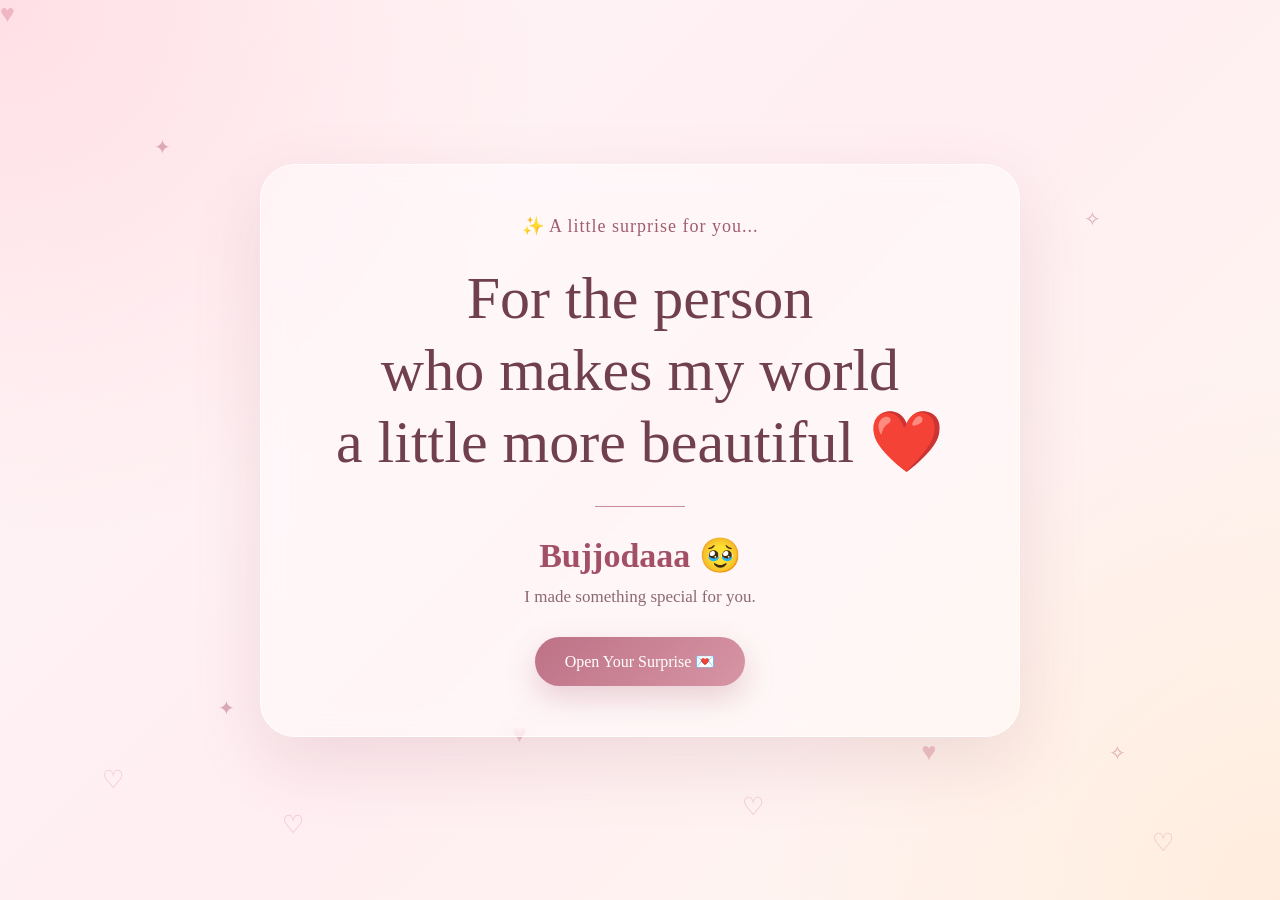
<file: index.html>
<!DOCTYPE html>
<html lang="en">
<head>
    <meta charset="UTF-8">
    <meta name="viewport" content="width=device-width, initial-scale=1.0">

    <title>For My Bujjodaaa ❤️</title>

    <link rel="stylesheet" href="style.css">
</head>

<body>

    <!-- Floating hearts -->
    <div class="hearts">
        <span>♡</span>
        <span>♡</span>
        <span>♥</span>
        <span>♡</span>
        <span>♥</span>
        <span>♡</span>
        <span>♥</span>
    </div>

    <!-- Sparkles -->
    <div class="sparkles">
        <span>✦</span>
        <span>✧</span>
        <span>✦</span>
        <span>✧</span>
    </div>

    <!-- Main opening -->
    <main class="opening">

        <div class="content">

            <p class="intro">
                ✨ A little surprise for you...
            </p>

            <h1>
                For the person<br>
                who makes my world<br>
                a little more beautiful
                <span>❤️</span>
            </h1>

            <div class="divider"></div>

            <h2>
                Bujjodaaa 🥹
            </h2>

            <p class="subtext">
                I made something special for you.
            </p>

            <button onclick="openSurprise()">
                Open Your Surprise
                <span>💌</span>
            </button>

        </div>

    </main>

    <script src="script.js"></script>

</body>
</html>
</file>
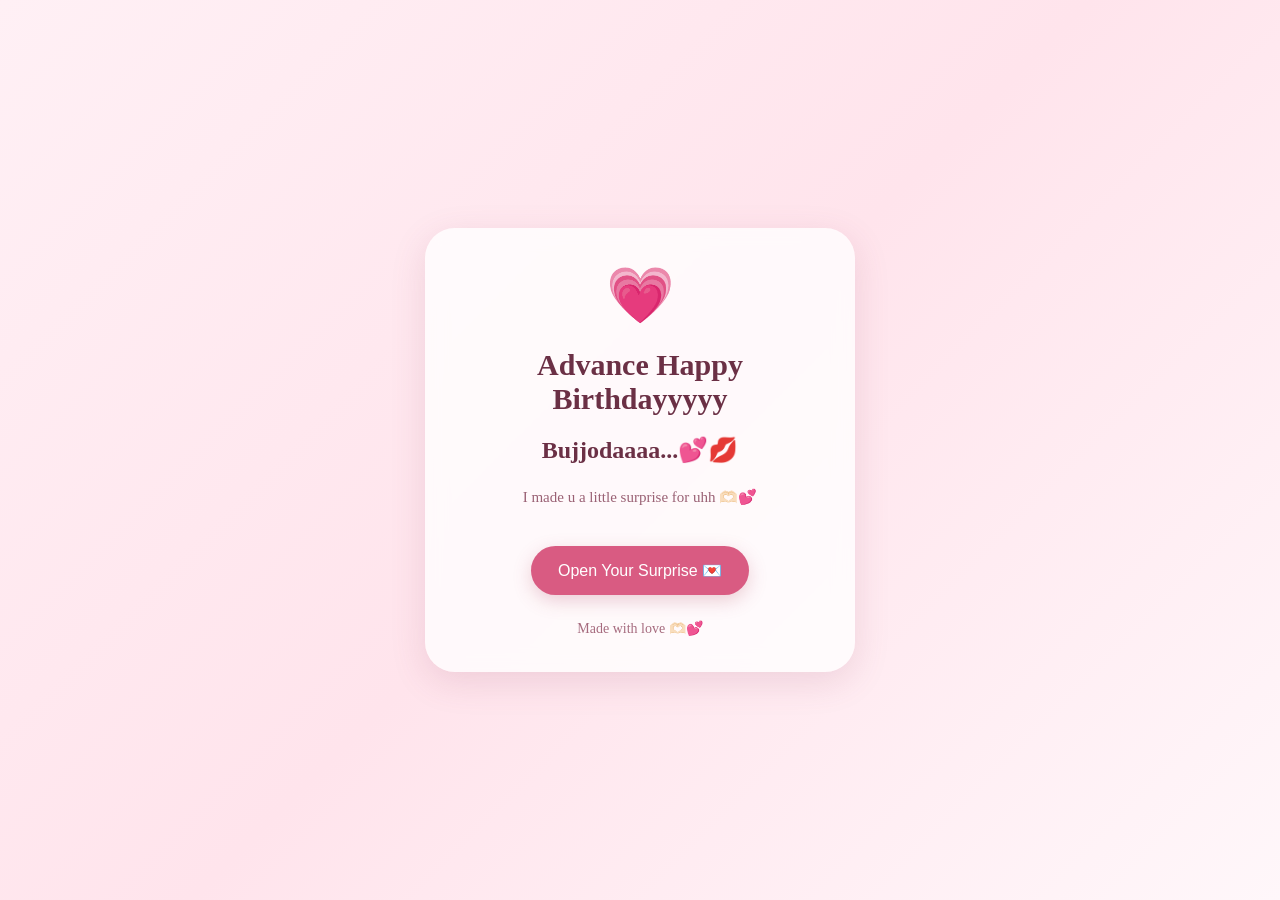
<file: Index.html>
<!DOCTYPE html>
<html lang="en">
<head>
<meta charset="UTF-8">
<meta name="viewport" content="width=device-width, initial-scale=1.0">
<title>Advance Happy Birthday Bujjodaaaa 💕</title>

<style>
* {
    box-sizing: border-box;
}

body {
    margin: 0;
    min-height: 100vh;
    font-family: Georgia, serif;
    background: linear-gradient(135deg, #fff0f5, #ffe4ec, #fff7fa);
    color: #6b3045;
    text-align: center;
    overflow-x: hidden;
}

.page {
    min-height: 100vh;
    padding: 60px 22px;
    display: flex;
    justify-content: center;
    align-items: center;
}

.card {
    width: 100%;
    max-width: 430px;
    background: rgba(255,255,255,0.78);
    border-radius: 30px;
    padding: 35px 24px;
    box-shadow: 0 10px 35px rgba(150,70,100,0.15);
    backdrop-filter: blur(10px);
}

.heart {
    font-size: 55px;
    animation: heartbeat 1.4s infinite;
}

@keyframes heartbeat {
    0%,100% { transform: scale(1); }
    50% { transform: scale(1.15); }
}

h1 {
    font-size: 30px;
    margin: 20px 0 12px;
}

h2 {
    font-size: 24px;
}

p {
    font-size: 17px;
    line-height: 1.8;
}

.small {
    font-size: 15px;
    color: #9a6174;
}

button {
    border: none;
    background: #d95b82;
    color: white;
    padding: 15px 27px;
    border-radius: 30px;
    font-size: 16px;
    margin-top: 20px;
    cursor: pointer;
    box-shadow: 0 6px 18px rgba(180,70,100,0.25);
}

button:active {
    transform: scale(0.95);
}

.hidden {
    display: none;
}

.message {
    text-align: left;
    background: #fff7fa;
    border-radius: 22px;
    padding: 22px;
    margin-top: 20px;
    border: 1px solid #f4cad7;
}

.message p {
    white-space: pre-line;
}

.heart-float {
    position: fixed;
    bottom: -30px;
    font-size: 20px;
    animation: floatUp 5s linear forwards;
    pointer-events: none;
}

@keyframes floatUp {
    from {
        transform: translateY(0);
        opacity: 1;
    }
    to {
        transform: translateY(-110vh);
        opacity: 0;
    }
}

.footer {
    margin-top: 25px;
    font-size: 14px;
    color: #a66b7e;
}
</style>
</head>

<body>

<div class="page">
    <div class="card">

        <div class="heart">💗</div>

        <h1>Advance Happy Birthdayyyyy</h1>

        <h2>Bujjodaaaa...💕💋</h2>

        <p class="small">
            I made u a little surprise for uhh 🫶🏻💕
        </p>

        <button onclick="openSurprise()">
            Open Your Surprise 💌
        </button>

        <div id="surprise" class="hidden">

            <h2>🥹 One Little Surprise For You 🫶🏻</h2>

            <p>
                Your birthday is still coming...
                but I couldn't wait to wish you. 🫣💕
            </p>

            <p>
                So here's a little something made especially for you. 🌙✨
            </p>

            <div class="message">

                <p>
Heyyyyy Bujjodaaaa...💕💋
I wish uhhh  Advance Happy Birthdayyyyy🫠💗

Still there is 25 days for your bdayy but I can't wait to wish uh the special day of ur`s.. 🫣

I am so happyyy actually it was the second birthdayy of mine where u will be loved the most of the moon 🌙 the day which u will cherishinggg and having a laugh throughout the day 🤌🏻😘

I was so so lucky to have uhh

The love u show is like an ocean which i cant even swim😭🌊

The care which uh show is the wonderful love that I can't even resist to stop loving by uhhh🙂‍↕️😘

I will kbe loving uh now , ever, forever that love can not be expressed in words because it is not being end 😭🤌🏻💕

Once again Advance Happy Birthdayyyyy myyy lovee💋🫠🫶🏻

I love uhh so so so so muchhhh bujjodaaaaaaa❤️🧿🫂

From ur Kannamaaa🫠💋❤️
                </p>

            </div>

            <button onclick="moreLove()">
                There's More... 🥺💕
            </button>

            <div id="final" class="hidden">

                <h2>🎂💗 Advance Happy Birthday 💗🎂</h2>

                <p>
                    Myyy lovee, I hope your special day
                    is filled with happiness, smiles,
                    love and everything you deserve. 🫶🏻
                </p>

                <p>
                    I love uhh so so so so muchhhh ❤️
                </p>

                <h2>🫂💋🧿</h2>

                <p>
                    From ur Kannamaaa 🫠💋❤️
                </p>

            </div>

        </div>

        <div class="footer">
            Made with love 🫶🏻💕
        </div>

    </div>
</div>

<script>

function openSurprise() {
    document.getElementById("surprise").classList.remove("hidden");
    createHearts();
}

function moreLove() {
    document.getElementById("final").classList.remove("hidden");
    createHearts();
    createHearts();
}

function createHearts() {

    for (let i = 0; i < 12; i++) {

        let heart = document.createElement("div");

        heart.className = "heart-float";

        heart.innerHTML =
            ["💕","💗","💖","❤️","🫶🏻","✨"][Math.floor(Math.random()*6)];

        heart.style.left = Math.random() * 100 + "vw";

        heart.style.animationDuration =
            (3 + Math.random() * 3) + "s";

        document.body.appendChild(heart);

        setTimeout(() => {
            heart.remove();
        }, 6000);
    }
}

</script>

</body>
  </html>
</file>
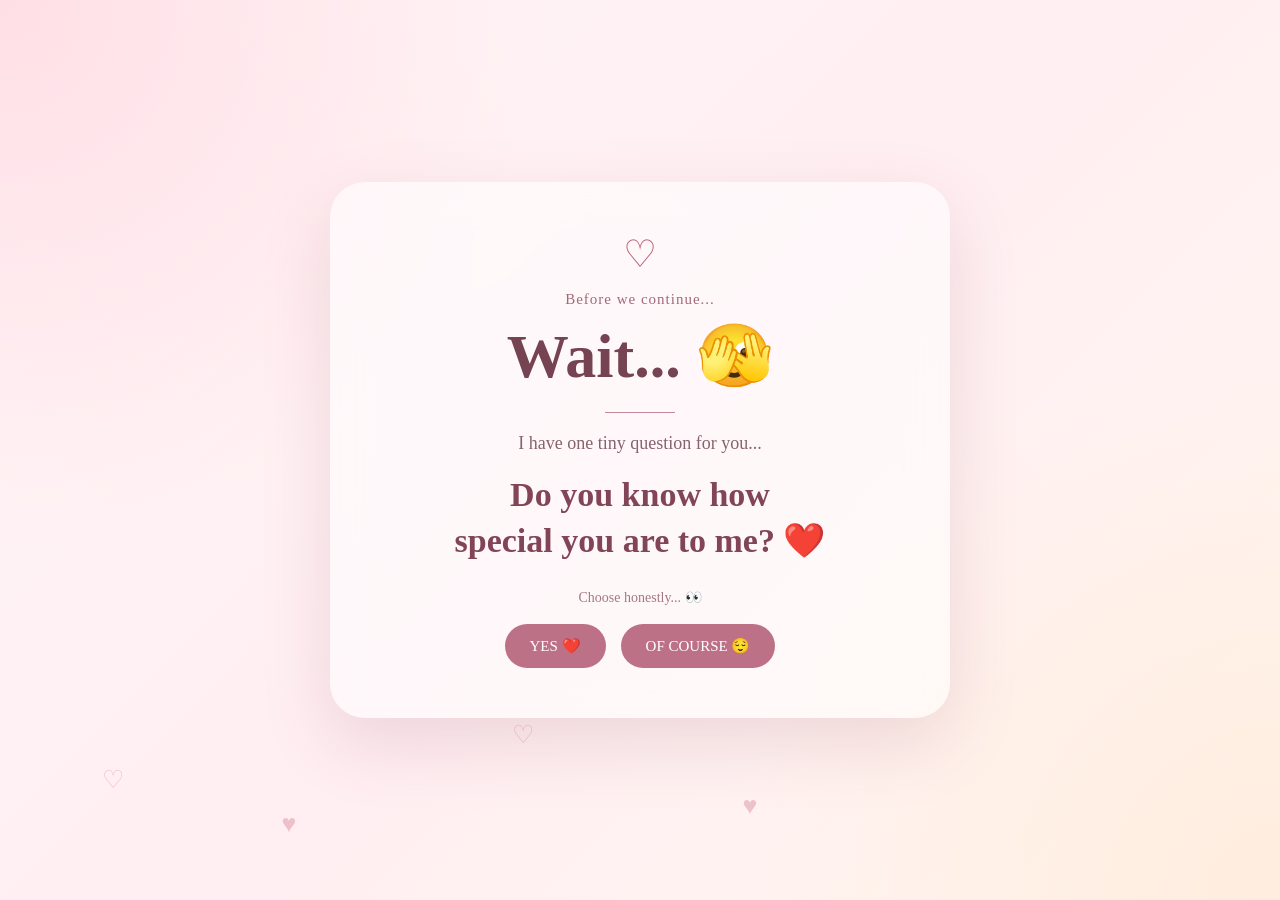
<file: page2.html>
<!DOCTYPE html>
<html lang="en">

<head>
    <meta charset="UTF-8">
    <meta name="viewport" content="width=device-width, initial-scale=1.0">

    <title>Wait... 🫣❤️</title>

    <link rel="stylesheet" href="style.css">
</head>

<body>

    <main class="question-page">

        <div class="question-hearts">
            <span>♡</span>
            <span>♥</span>
            <span>♡</span>
            <span>♥</span>
        </div>

        <div class="question-card">

            <div class="tiny-heart">
                ♡
            </div>

            <p class="question-small">
                Before we continue...
            </p>

            <h1>
                Wait... 🫣
            </h1>

            <div class="question-line"></div>

            <p class="question-text">
                I have one tiny question for you...
            </p>

            <h2>
                Do you know how<br>
                special you are to me? ❤️
            </h2>

            <p class="question-hint">
                Choose honestly... 👀
            </p>

            <div class="answer-buttons">

                <button onclick="nextPage()">
                    YES ❤️
                </button>

                <button onclick="nextPage()">
                    OF COURSE 😌
                </button>

            </div>

        </div>

    </main>

    <script>
        function nextPage() {

            document.body.classList.add("leaving");

            setTimeout(() => {
                window.location.href = "page3.html";
            }, 700);

        }
    </script>

</body>

</html>
</file>
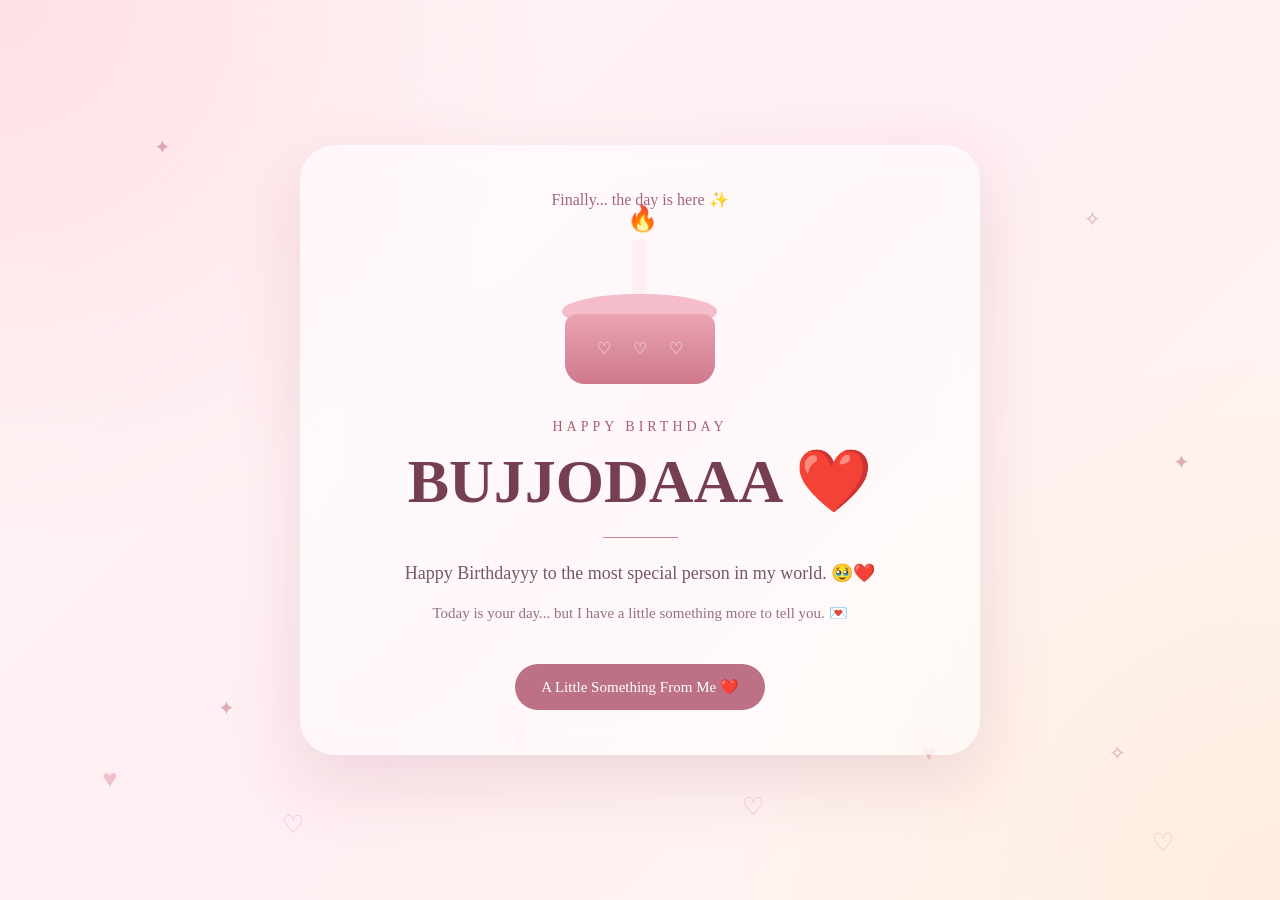
<file: page3.html>
<!DOCTYPE html>
<html lang="en">

<head>
    <meta charset="UTF-8">
    <meta name="viewport" content="width=device-width, initial-scale=1.0">

    <title>Happy Birthday Bujjodaaa ❤️</title>

    <link rel="stylesheet" href="style.css">
</head>

<body>

    <!-- Floating Hearts -->
    <div class="birthday-hearts">
        <span>♥</span>
        <span>♡</span>
        <span>♥</span>
        <span>♡</span>
        <span>♥</span>
        <span>♡</span>
    </div>

    <!-- Sparkles -->
    <div class="birthday-sparkles">
        <span>✦</span>
        <span>✧</span>
        <span>✦</span>
        <span>✧</span>
        <span>✦</span>
    </div>


    <!-- Main Birthday Page -->
    <main class="birthday-page">

        <div class="birthday-card">

            <!-- Small heading -->
            <p class="birthday-top">
                Finally... the day is here ✨
            </p>


            <!-- Cake -->
            <div class="cake">

                <div class="candle">
                    <div class="flame">🔥</div>
                </div>

                <div class="cake-top"></div>

                <div class="cake-body">
                    <span>♡</span>
                    <span>♡</span>
                    <span>♡</span>
                </div>

            </div>


            <!-- Birthday Reveal -->
            <p class="birthday-label">
                HAPPY BIRTHDAY
            </p>

            <h1>
                BUJJODAAA
                <span>❤️</span>
            </h1>


            <div class="birthday-line"></div>


            <!-- Small Birthday Wish -->
            <p class="birthday-message">
                Happy Birthdayyy to the most special person
                in my world. 🥹❤️
            </p>

            <p class="birthday-message small">
                Today is your day... but I have a little
                something more to tell you. 💌
            </p>


            <!-- Next Page -->
            <button class="more-button" onclick="goToMessage()">
                A Little Something From Me
                <span>❤️</span>
            </button>

        </div>

    </main>


    <!-- Page Navigation -->
    <script>

        function goToMessage() {

            // Smooth fade-out
            document.body.classList.add("leaving");

            // Go to Page 4
            setTimeout(function () {

                window.location.href = "page4.html";

            }, 700);

        }

    </script>

</body>

</html>
</file>
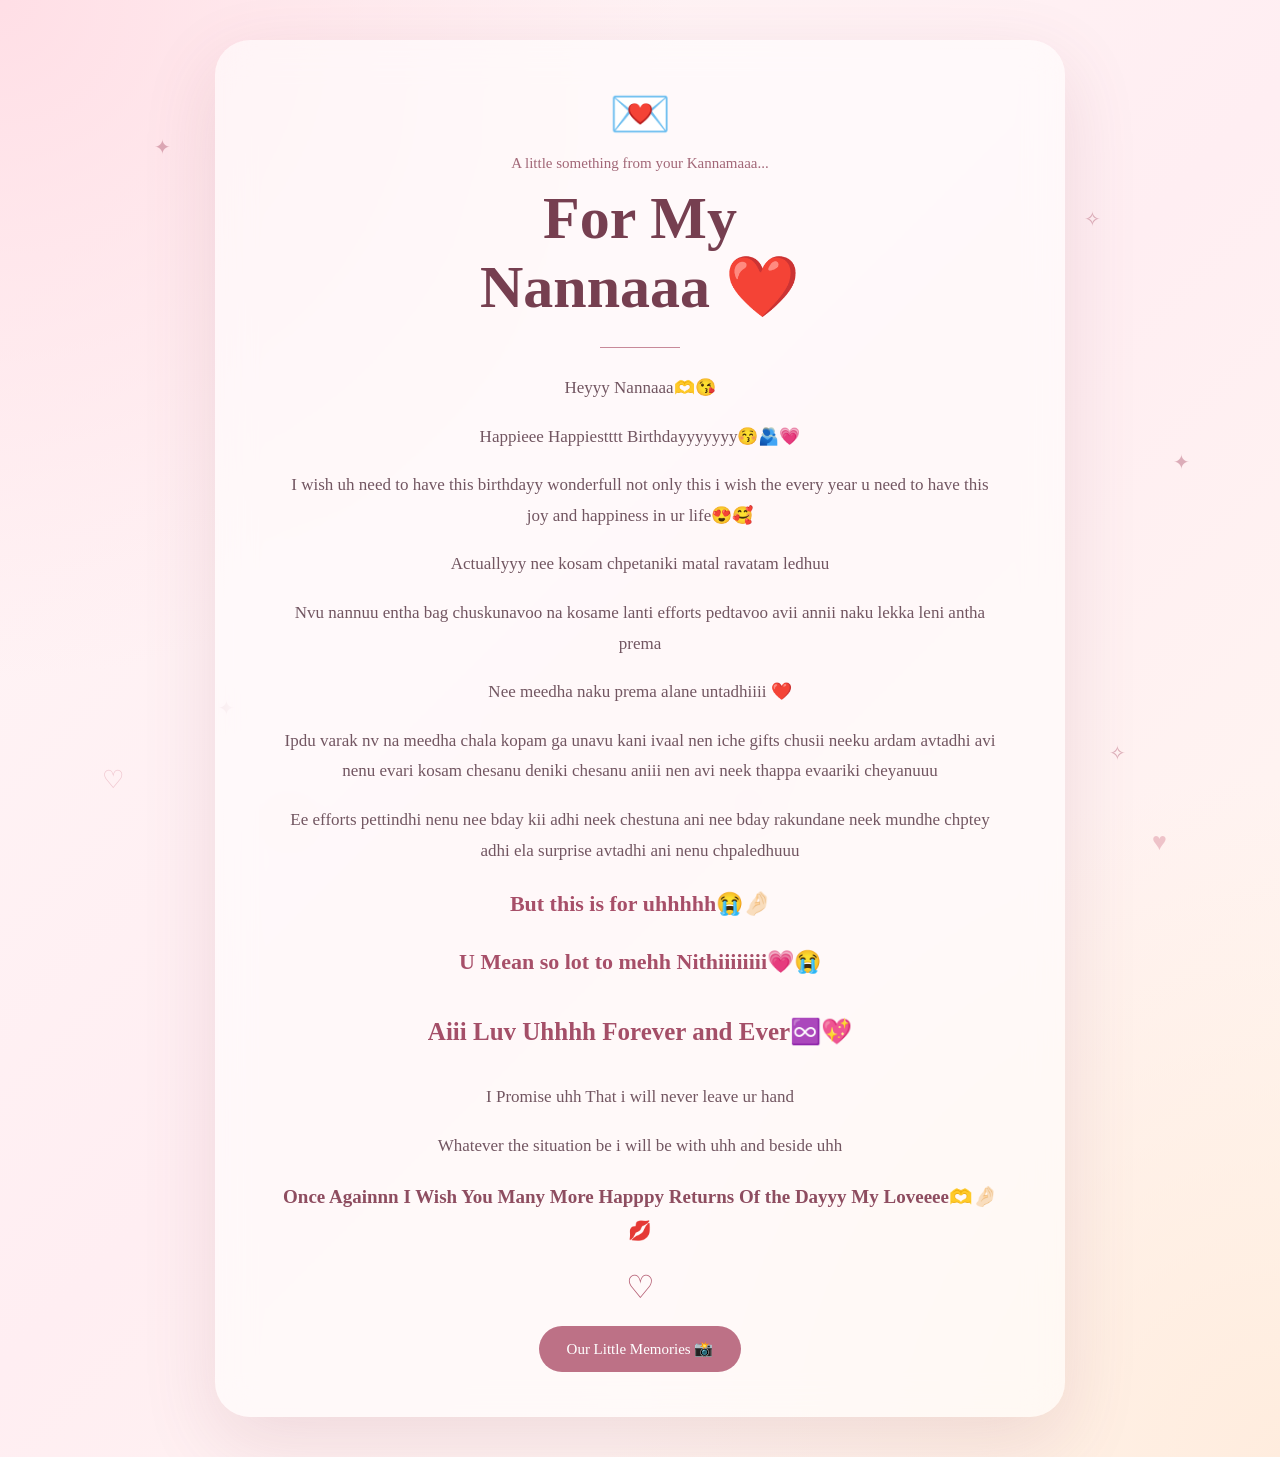
<file: page4.html>
<!DOCTYPE html>
<html lang="en">

<head>
    <meta charset="UTF-8">
    <meta name="viewport" content="width=device-width, initial-scale=1.0">

    <title>For My Nannaaa 💗</title>

    <link rel="stylesheet" href="style.css">
</head>

<body>

    <!-- Floating Hearts -->
    <div class="message-hearts">
        <span>♡</span>
        <span>♥</span>
        <span>♡</span>
        <span>♥</span>
        <span>♡</span>
        <span>♥</span>
    </div>

    <!-- Sparkles -->
    <div class="message-sparkles">
        <span>✦</span>
        <span>✧</span>
        <span>✦</span>
        <span>✧</span>
        <span>✦</span>
    </div>


    <!-- PAGE 4 -->
    <main class="message-page">

        <div class="message-card">

            <!-- Love Letter Icon -->
            <div class="envelope-icon">
                💌
            </div>

            <p class="message-small">
                A little something from your Kannamaaa...
            </p>

            <h1>
                For My<br>
                Nannaaa ❤️
            </h1>

            <div class="message-line"></div>


            <!-- PERSONAL MESSAGE -->
            <div class="cute-message">

                <p>
                    Heyyy Nannaaa🫶😘
                </p>

                <p>
                    Happieee Happiestttt Birthdayyyyyyy😚🫂💗
                </p>

                <p>
                    I wish uh need to have this birthdayy wonderfull
                    not only this i wish the every year u need to have
                    this joy and happiness in ur life😍🥰
                </p>

                <p>
                    Actuallyyy nee kosam chpetaniki matal ravatam ledhuu
                </p>

                <p>
                    Nvu nannuu entha bag chuskunavoo
                    na kosame lanti efforts pedtavoo
                    avii annii naku lekka leni antha prema
                </p>

                <p>
                    Nee meedha naku prema alane untadhiiii ❤️
                </p>

                <p>
                    Ipdu varak nv na meedha chala kopam ga unavu
                    kani ivaal nen iche gifts chusii neeku ardam avtadhi
                    avi nenu evari kosam chesanu deniki chesanu aniii
                    nen avi neek thappa evaariki cheyanuuu
                </p>

                <p>
                    Ee efforts pettindhi nenu nee bday kii
                    adhi neek chestuna ani nee bday rakundane
                    neek mundhe chptey adhi ela surprise avtadhi
                    ani nenu chpaledhuuu
                </p>

                <p class="highlight-message">
                    But this is for uhhhhh😭🤌🏻
                </p>

                <p class="highlight-message">
                    U Mean so lot to mehh Nithiiiiiiii💗😭
                </p>

                <p class="love-line">
                    Aiii Luv Uhhhh Forever and Ever♾️💖
                </p>

                <p>
                    I Promise uhh That i will never leave ur hand
                </p>

                <p>
                    Whatever the situation be i will be with uhh
                    and beside uhh
                </p>

                <p class="final-message">
                    Once Againnn I Wish You Many More Happpy Returns
                    Of the Dayyy My Loveeee🫶🤌🏻💋
                </p>

            </div>


            <!-- Bottom Heart -->
            <div class="little-heart">
                ♡
            </div>


            <!-- NEXT PAGE -->
            <button onclick="goToMemories()">
                Our Little Memories 📸
            </button>

        </div>

    </main>


    <!-- PAGE 5 NAVIGATION -->
    <script>

        function goToMemories() {

            document.body.classList.add("leaving");

            setTimeout(function () {

                window.location.href = "page5.html";

            }, 700);

        }

    </script>

</body>

</html>
</file>
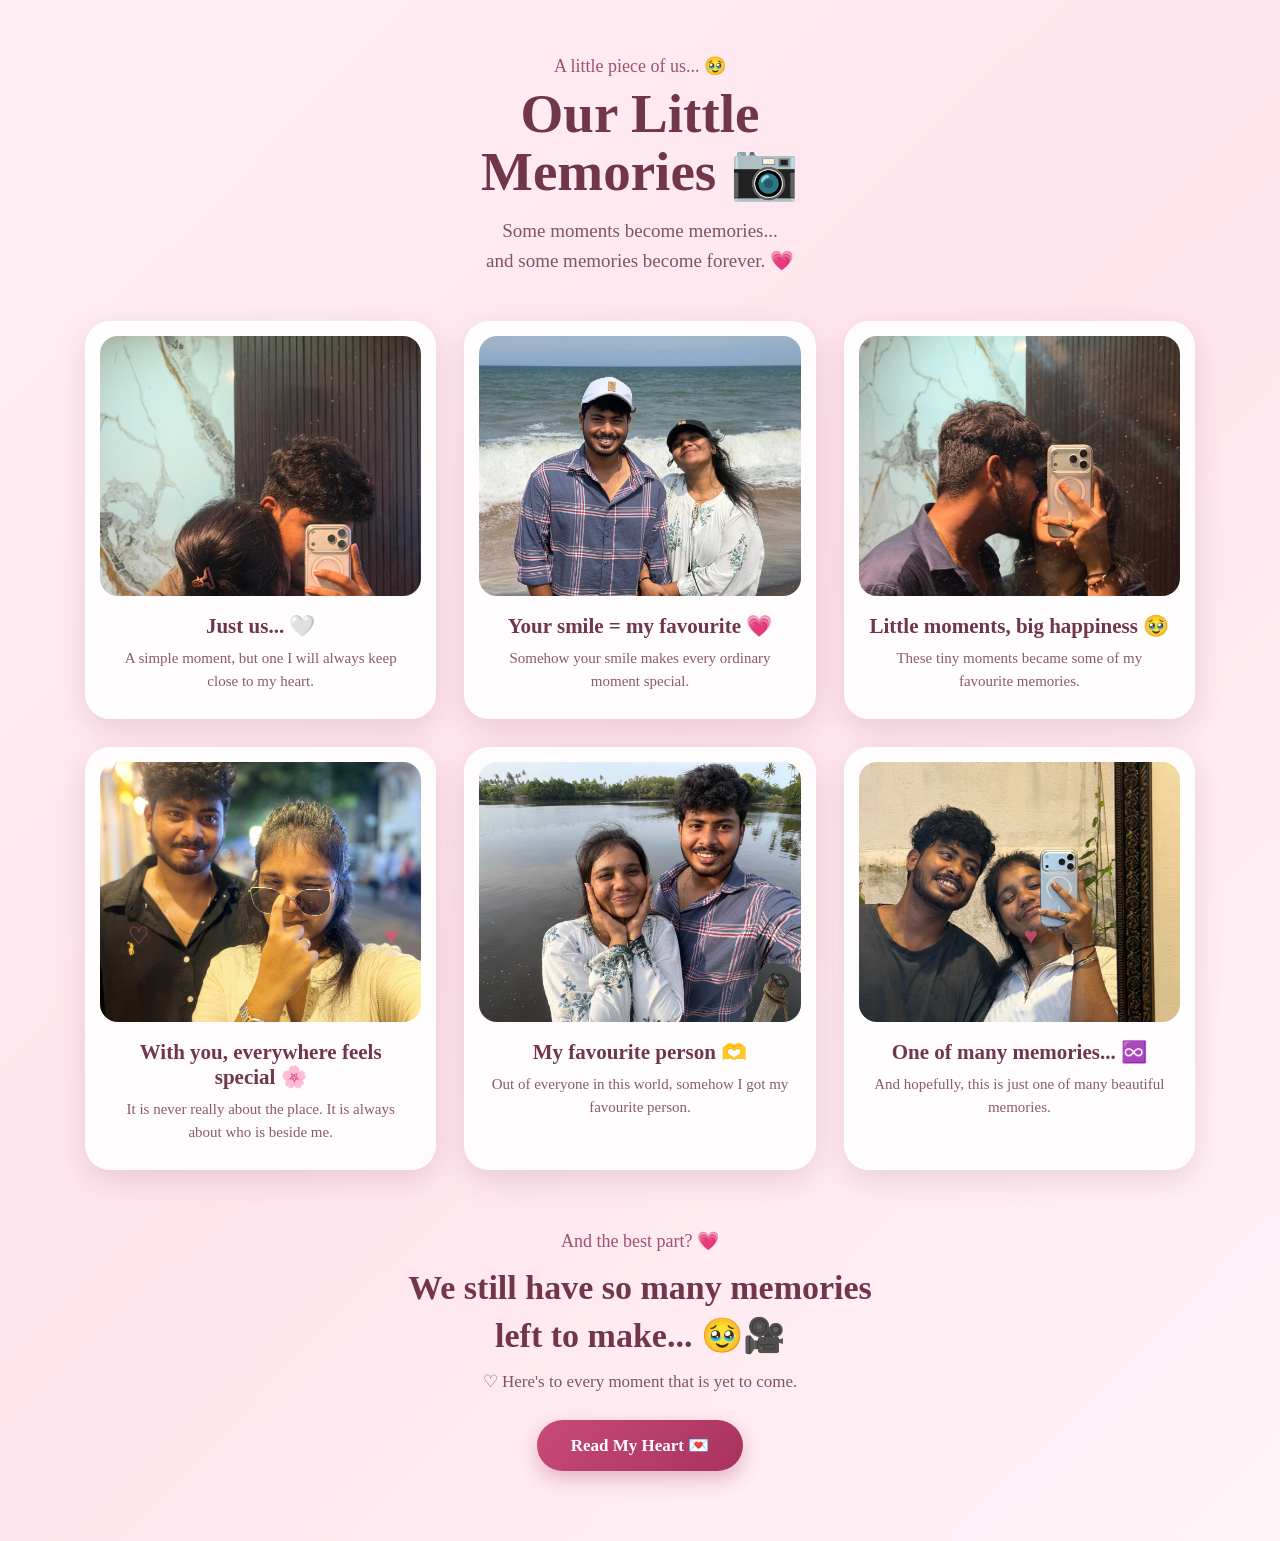
<file: page5.html>
<!DOCTYPE html>
<html lang="en">
<head>

<meta charset="UTF-8">
<meta name="viewport" content="width=device-width, initial-scale=1.0">

<title>Our Little Memories 💕</title>

<style>

* {
    margin: 0;
    padding: 0;
    box-sizing: border-box;
}

body {
    font-family: Georgia, "Times New Roman", serif;
    background: linear-gradient(135deg, #fff0f5, #ffe4ec, #fff5f8);
    color: #5b3040;
    min-height: 100vh;
    overflow-x: hidden;
}

/* Floating Hearts */

.heart {
    position: fixed;
    bottom: -50px;
    color: #e75480;
    font-size: 24px;
    animation: float 7s linear infinite;
    opacity: 0.7;
    z-index: 0;
}

.heart:nth-child(1) {
    left: 10%;
    animation-delay: 0s;
}

.heart:nth-child(2) {
    left: 30%;
    animation-delay: 2s;
}

.heart:nth-child(3) {
    left: 55%;
    animation-delay: 4s;
}

.heart:nth-child(4) {
    left: 80%;
    animation-delay: 1s;
}

@keyframes float {

    0% {
        bottom: -50px;
        transform: translateX(0) rotate(0deg);
    }

    50% {
        transform: translateX(40px) rotate(20deg);
    }

    100% {
        bottom: 110%;
        transform: translateX(-30px) rotate(-20deg);
    }

}


/* Main Container */

.container {
    width: 92%;
    max-width: 1150px;
    margin: auto;
    padding: 55px 20px 70px;
    position: relative;
    z-index: 1;
}


/* Top Text */

.top-text {
    text-align: center;
    font-size: 18px;
    color: #9d526c;
    margin-bottom: 8px;
}


/* Main Heading */

h1 {
    text-align: center;
    font-size: 55px;
    line-height: 1.05;
    color: #71354c;
    margin-bottom: 15px;
}


/* Subtitle */

.subtitle {
    text-align: center;
    font-size: 19px;
    line-height: 1.6;
    color: #805466;
    margin-bottom: 45px;
}


/* Memories Grid */

.memories {
    display: grid;
    grid-template-columns: repeat(3, 1fr);
    gap: 28px;
}


/* Memory Card */

.memory-card {
    background: rgba(255, 255, 255, 0.9);
    border-radius: 25px;
    padding: 15px;

    box-shadow:
        0 10px 30px rgba(120, 45, 75, 0.15);

    transition: all 0.35s ease;
    overflow: hidden;
}

.memory-card:hover {
    transform: translateY(-8px);

    box-shadow:
        0 18px 40px rgba(120, 45, 75, 0.25);
}


/* Memory Images */

.memory-card img {
    width: 100%;
    height: 260px;

    object-fit: cover;

    border-radius: 18px;

    display: block;

    background: #f8dce6;
}


/* Memory Text */

.memory-text {
    text-align: center;
    padding: 18px 10px 12px;
}

.memory-text h3 {
    font-size: 21px;
    color: #71354c;
    margin-bottom: 8px;
}

.memory-text p {
    font-size: 15px;
    color: #8a5b6b;
    line-height: 1.5;
}


/* Bottom Section */

.bottom {
    text-align: center;
    margin-top: 60px;
}

.bottom-small {
    font-size: 18px;
    color: #9d526c;
    margin-bottom: 12px;
}

.bottom h2 {
    font-size: 34px;
    color: #71354c;
    line-height: 1.4;
}

.bottom p {
    margin-top: 12px;
    font-size: 17px;
    color: #805466;
}


/* Button */

.btn {
    display: inline-block;

    margin-top: 28px;

    padding: 15px 34px;

    background: linear-gradient(
        135deg,
        #c84b78,
        #a8325d
    );

    color: white;

    text-decoration: none;

    border-radius: 40px;

    font-size: 17px;

    font-weight: bold;

    box-shadow:
        0 8px 20px rgba(168, 50, 93, 0.3);

    transition: 0.3s;
}

.btn:hover {
    transform: scale(1.06);

    box-shadow:
        0 12px 25px rgba(168, 50, 93, 0.4);
}


/* Tablet */

@media (max-width: 850px) {

    h1 {
        font-size: 45px;
    }

    .memories {
        grid-template-columns: repeat(2, 1fr);
    }

}


/* Mobile */

@media (max-width: 550px) {

    .container {
        width: 95%;
        padding: 40px 10px 60px;
    }

    h1 {
        font-size: 35px;
    }

    .subtitle {
        font-size: 16px;
    }

    .memories {
        grid-template-columns: 1fr;
        gap: 22px;
    }

    .memory-card img {
        height: 280px;
    }

    .bottom h2 {
        font-size: 27px;
    }

}

</style>

</head>


<body>

<!-- Floating Hearts -->

<div class="heart">♡</div>
<div class="heart">♥</div>
<div class="heart">♡</div>
<div class="heart">♥</div>


<!-- Main Content -->

<div class="container">


    <!-- Heading -->

    <div class="top-text">
        A little piece of us... 🥹
    </div>


    <h1>
        Our Little<br>
        Memories 📷
    </h1>


    <div class="subtitle">
        Some moments become memories...<br>
        and some memories become forever. 💗
    </div>



    <!-- MEMORY CARDS -->

    <div class="memories">


        <!-- MEMORY 1 -->

        <div class="memory-card">

            <img
                src="images/photo1.jpeg"
                alt="Our memory"
            >

            <div class="memory-text">

                <h3>
                    Just us... 🤍
                </h3>

                <p>
                    A simple moment, but one I will
                    always keep close to my heart.
                </p>

            </div>

        </div>



        <!-- MEMORY 2 -->

        <div class="memory-card">

            <img
                src="images/photo2.jpeg"
                alt="Our memory"
            >

            <div class="memory-text">

                <h3>
                    Your smile = my favourite 💗
                </h3>

                <p>
                    Somehow your smile makes every
                    ordinary moment special.
                </p>

            </div>

        </div>



        <!-- MEMORY 3 -->

        <div class="memory-card">

            <img
                src="images/photo3.jpeg"
                alt="Our memory"
            >

            <div class="memory-text">

                <h3>
                    Little moments, big happiness 🥹
                </h3>

                <p>
                    These tiny moments became some of
                    my favourite memories.
                </p>

            </div>

        </div>



        <!-- MEMORY 4 -->

        <div class="memory-card">

            <img
                src="images/photo4.jpeg"
                alt="Our memory"
            >

            <div class="memory-text">

                <h3>
                    With you, everywhere feels special 🌸
                </h3>

                <p>
                    It is never really about the place.
                    It is always about who is beside me.
                </p>

            </div>

        </div>



        <!-- MEMORY 5 -->

        <div class="memory-card">

            <img
                src="images/photo5.jpeg"
                alt="Our memory"
            >

            <div class="memory-text">

                <h3>
                    My favourite person 🫶
                </h3>

                <p>
                    Out of everyone in this world,
                    somehow I got my favourite person.
                </p>

            </div>

        </div>



        <!-- MEMORY 6 -->

        <div class="memory-card">

            <img
                src="images/photo6.jpeg"
                alt="Our memory"
            >

            <div class="memory-text">

                <h3>
                    One of many memories... ♾️
                </h3>

                <p>
                    And hopefully, this is just one
                    of many beautiful memories.
                </p>

            </div>

        </div>


    </div>



    <!-- FINAL MESSAGE -->

    <div class="bottom">

        <div class="bottom-small">
            And the best part? 💗
        </div>


        <h2>
            We still have so many memories<br>
            left to make... 🥹🎥
        </h2>


        <p>
            ♡ Here's to every moment that is yet to come.
        </p>


        <!-- Next Page -->

        <a href="page6.html" class="btn">
            Read My Heart 💌
        </a>

    </div>


</div>


</body>
</html>
</file>
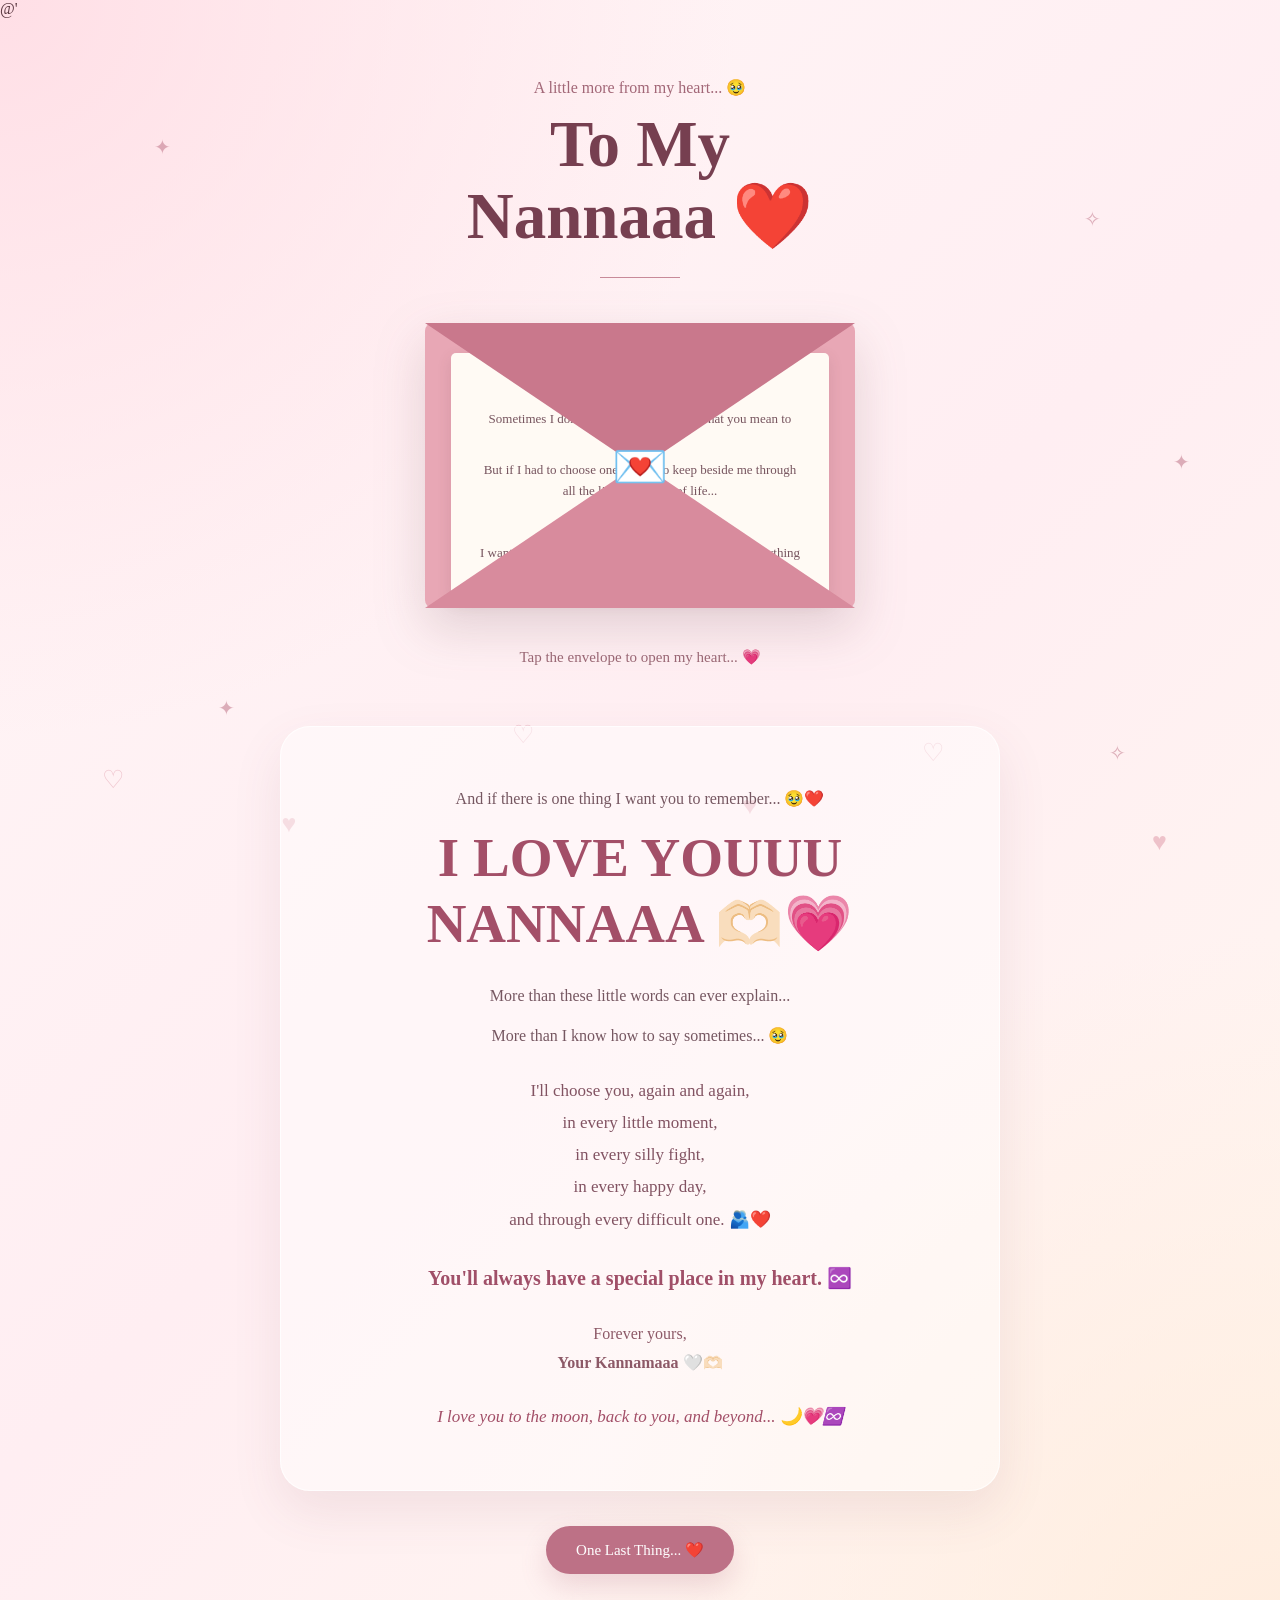
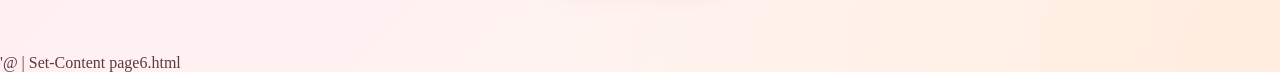
<file: page6.html>
@'
<!DOCTYPE html>
<html lang="en">

<head>
    <meta charset="UTF-8">
    <meta name="viewport" content="width=device-width, initial-scale=1.0">

    <title>Read My Heart 💌</title>

    <link rel="stylesheet" href="style.css">
</head>

<body>

    <!-- Floating Hearts -->
    <div class="letter-hearts">
        <span>♡</span>
        <span>♥</span>
        <span>♡</span>
        <span>♥</span>
        <span>♡</span>
        <span>♥</span>
    </div>

    <!-- Sparkles -->
    <div class="letter-sparkles">
        <span>✦</span>
        <span>✧</span>
        <span>✦</span>
        <span>✧</span>
        <span>✦</span>
    </div>


    <main class="letter-page">

        <div class="letter-container">

            <p class="letter-small">
                A little more from my heart... 🥹
            </p>

            <h1>
                To My<br>
                Nannaaa <span>❤️</span>
            </h1>

            <div class="letter-line"></div>


            <!-- ENVELOPE -->
            <div class="envelope-area">

                <div class="envelope" id="envelope">

                    <div class="envelope-back"></div>

                    <div class="letter-paper">

                        <div class="letter-content">

                            <p>Nannaaa... 🥹❤️</p>

                            <p>
                                Sometimes I don't know how to explain
                                what you mean to me.
                            </p>

                            <p>
                                But if I had to choose one person to keep
                                beside me through all the little moments
                                of life...
                            </p>

                            <p class="special-line">
                                I'd choose you. ❤️
                            </p>

                            <p>
                                I want to see you happy.
                                I want to see you achieve everything
                                you dream about.
                            </p>

                            <p>
                                And whenever life gets difficult,
                                I want you to remember that you never
                                have to face it alone. 🫂❤️
                            </p>

                            <p>
                                Thank you for being you.
                                Thank you for every little effort,
                                every smile, every moment.
                            </p>

                            <p class="special-line">
                                You are one of the most beautiful
                                parts of my life. 🥹💗
                            </p>

                            <p>
                                And no matter how many birthdays
                                come and go...
                            </p>

                            <p>
                                I hope I get to wish you happy birthday
                                every single year. ♾️❤️
                            </p>

                            <p class="love-text">
                                Love you forever, Nannaaa. 💗
                            </p>

                            <p class="signature">
                                — Your Kannamaaa 🤍🫶🏻
                            </p>

                        </div>

                    </div>

                    <div class="envelope-flap"></div>

                    <div class="envelope-front"></div>

                    <div class="envelope-heart">
                        💌
                    </div>

                </div>

            </div>


            <p class="open-hint">
                Tap the envelope to open my heart... 💗
            </p>


            <!-- FINAL LOVE MESSAGE -->

            <div class="final-love">

                <p class="final-intro">
                    And if there is one thing
                    I want you to remember... 🥹❤️
                </p>

                <h2>
                    I LOVE YOUUU<br>
                    NANNAAA 🫶🏻💗
                </h2>

                <p>
                    More than these little words
                    can ever explain...
                </p>

                <p>
                    More than I know how to say sometimes... 🥹
                </p>

                <p class="forever-line">
                    I'll choose you, again and again,
                    <br>
                    in every little moment,
                    <br>
                    in every silly fight,
                    <br>
                    in every happy day,
                    <br>
                    and through every difficult one. 🫂❤️
                </p>

                <p class="heart-line">
                    You'll always have a special place
                    in my heart. ♾️
                </p>

                <p class="forever-yours">
                    Forever yours,<br>
                    <strong>Your Kannamaaa 🤍🫶🏻</strong>
                </p>

                <p class="moon-love">
                    I love you to the moon,
                    back to you, and beyond... 🌙💗♾️
                </p>

            </div>


            <!-- NEXT PAGE -->

            <button onclick="goToFinal()">
                One Last Thing... ❤️
            </button>

        </div>

    </main>


    <script>

        const envelope = document.getElementById("envelope");

        envelope.addEventListener("click", function () {

            envelope.classList.toggle("open");

        });


        function goToFinal() {

            document.body.classList.add("leaving");

            setTimeout(function () {

                window.location.href = "page7.html";

            }, 700);

        }

    </script>

</body>

</html>
'@ | Set-Content page6.html
</file>
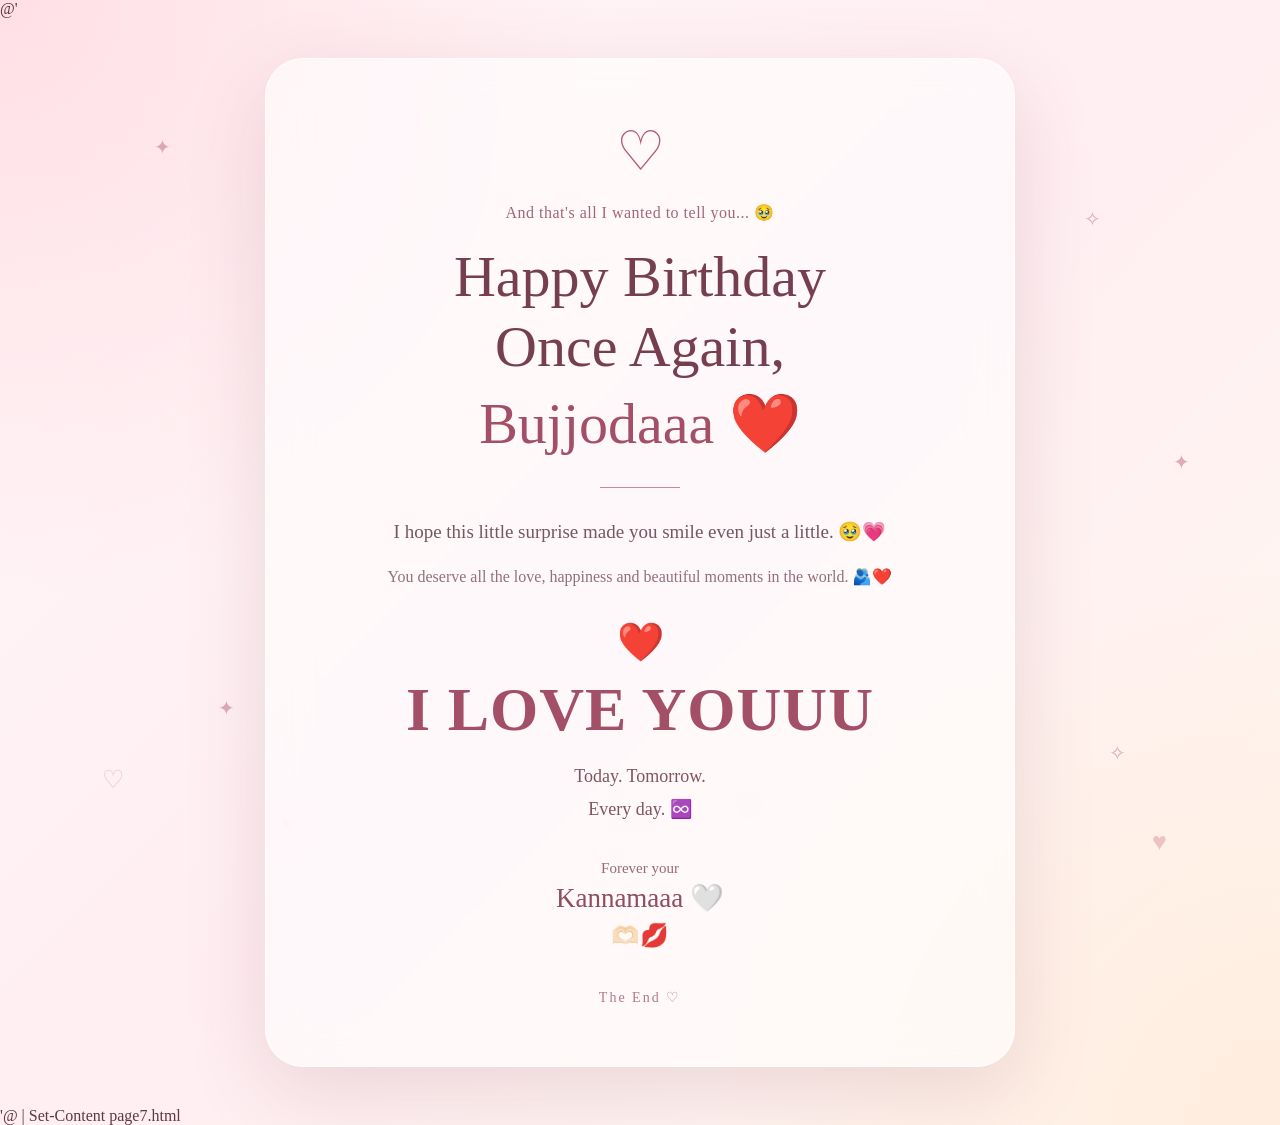
<file: page7.html>
@'
<!DOCTYPE html>
<html lang="en">

<head>
    <meta charset="UTF-8">
    <meta name="viewport" content="width=device-width, initial-scale=1.0">

    <title>Forever Yours ❤️</title>

    <link rel="stylesheet" href="style.css">
</head>

<body>

    <!-- Floating Hearts -->
    <div class="final-hearts">
        <span>♡</span>
        <span>♥</span>
        <span>♡</span>
        <span>♥</span>
        <span>♡</span>
        <span>♥</span>
        <span>♡</span>
    </div>

    <!-- Sparkles -->
    <div class="final-sparkles">
        <span>✦</span>
        <span>✧</span>
        <span>✦</span>
        <span>✧</span>
        <span>✦</span>
    </div>


    <!-- FINAL PAGE -->

    <main class="final-page">

        <div class="final-card">

            <div class="final-heart">
                ♡
            </div>

            <p class="final-small">
                And that's all I wanted to tell you... 🥹
            </p>

            <h1>
                Happy Birthday<br>
                Once Again,
                <span>Bujjodaaa ❤️</span>
            </h1>

            <div class="final-line"></div>

            <p class="final-message-big">
                I hope this little surprise
                made you smile even just a little. 🥹💗
            </p>

            <p class="final-message-small">
                You deserve all the love,
                happiness and beautiful moments
                in the world. 🫂❤️
            </p>


            <div class="final-love-heart">
                ❤️
            </div>


            <h2>
                I LOVE YOUUU
            </h2>

            <p class="forever-text">
                Today. Tomorrow.
                <br>
                Every day. ♾️
            </p>


            <div class="signature">

                <p>
                    Forever your
                </p>

                <h3>
                    Kannamaaa 🤍
                </h3>

                <p class="kiss">
                    🫶🏻💋
                </p>

            </div>


            <div class="end-text">
                The End ♡
            </div>

        </div>

    </main>

</body>

</html>
'@ | Set-Content page7.html
</file>
<file: style.css>
/* =========================================================
   BUJJODAAA BIRTHDAY WEBSITE
   COMPLETE STYLE.CSS
   PAGE 1 - PAGE 7
   ========================================================= */


/* =========================================================
   GLOBAL
   ========================================================= */

* {
    margin: 0;
    padding: 0;
    box-sizing: border-box;
}

html {
    scroll-behavior: smooth;
}

body {
    min-height: 100vh;
    overflow-x: hidden;
    font-family: Georgia, "Times New Roman", serif;
    color: #5d3a43;

    background:
        radial-gradient(
            circle at top left,
            rgba(255, 220, 228, 0.9),
            transparent 35%
        ),
        radial-gradient(
            circle at bottom right,
            rgba(255, 235, 220, 0.9),
            transparent 35%
        ),
        linear-gradient(
            135deg,
            #fff7f7,
            #ffeef2,
            #fff8f0
        );

    transition:
        opacity 0.7s ease,
        transform 0.7s ease;
}

body.leaving {
    opacity: 0;
    transform: translateY(-15px);
}

button {
    font-family: inherit;
    border: none;
    cursor: pointer;
}

button:active {
    transform: scale(0.97);
}


/* =========================================================
   COMMON HEARTS
   ========================================================= */

.hearts,
.question-hearts,
.birthday-hearts,
.message-hearts,
.memory-hearts,
.letter-hearts,
.final-hearts {
    position: fixed;
    inset: 0;
    overflow: hidden;
    pointer-events: none;
    z-index: 0;
}

.hearts span,
.question-hearts span,
.birthday-hearts span,
.message-hearts span,
.memory-hearts span,
.letter-hearts span,
.final-hearts span {
    position: absolute;
    color: rgba(205, 105, 130, 0.35);
    font-size: 25px;
    animation: floatHeart 7s linear infinite;
}


/* Different positions */

.hearts span:nth-child(1),
.question-hearts span:nth-child(1),
.birthday-hearts span:nth-child(1),
.message-hearts span:nth-child(1),
.memory-hearts span:nth-child(1),
.letter-hearts span:nth-child(1),
.final-hearts span:nth-child(1) {
    left: 8%;
    top: 85%;
}

.hearts span:nth-child(2),
.question-hearts span:nth-child(2),
.birthday-hearts span:nth-child(2),
.message-hearts span:nth-child(2),
.memory-hearts span:nth-child(2),
.letter-hearts span:nth-child(2),
.final-hearts span:nth-child(2) {
    left: 22%;
    top: 90%;
    animation-delay: 1s;
}

.hearts span:nth-child(3),
.question-hearts span:nth-child(3),
.birthday-hearts span:nth-child(3),
.message-hearts span:nth-child(3),
.memory-hearts span:nth-child(3),
.letter-hearts span:nth-child(3),
.final-hearts span:nth-child(3) {
    left: 40%;
    top: 80%;
    animation-delay: 2s;
}

.hearts span:nth-child(4),
.question-hearts span:nth-child(4),
.birthday-hearts span:nth-child(4),
.message-hearts span:nth-child(4),
.memory-hearts span:nth-child(4),
.letter-hearts span:nth-child(4),
.final-hearts span:nth-child(4) {
    left: 58%;
    top: 88%;
    animation-delay: 3s;
}

.hearts span:nth-child(5),
.question-hearts span:nth-child(5),
.birthday-hearts span:nth-child(5),
.message-hearts span:nth-child(5),
.memory-hearts span:nth-child(5),
.letter-hearts span:nth-child(5),
.final-hearts span:nth-child(5) {
    left: 72%;
    top: 82%;
    animation-delay: 1.5s;
}

.hearts span:nth-child(6),
.question-hearts span:nth-child(6),
.birthday-hearts span:nth-child(6),
.message-hearts span:nth-child(6),
.memory-hearts span:nth-child(6),
.letter-hearts span:nth-child(6),
.final-hearts span:nth-child(6) {
    left: 90%;
    top: 92%;
    animation-delay: 4s;
}

.final-hearts span:nth-child(7) {
    left: 50%;
    top: 95%;
    animation-delay: 2.5s;
}


/* Heart animation */

@keyframes floatHeart {

    0% {
        transform:
            translateY(50px)
            scale(0.7);
        opacity: 0;
    }

    20% {
        opacity: 0.7;
    }

    80% {
        opacity: 0.5;
    }

    100% {
        transform:
            translateY(-110vh)
            scale(1.3)
            rotate(20deg);
        opacity: 0;
    }
}


/* =========================================================
   SPARKLES
   ========================================================= */

.sparkles,
.message-sparkles,
.birthday-sparkles,
.memory-sparkles,
.letter-sparkles,
.final-sparkles {
    position: fixed;
    inset: 0;
    pointer-events: none;
    z-index: 0;
}

.sparkles span,
.message-sparkles span,
.birthday-sparkles span,
.memory-sparkles span,
.letter-sparkles span,
.final-sparkles span {
    position: absolute;
    color: rgba(191, 116, 137, 0.55);
    font-size: 20px;
    animation: sparkle 3s ease-in-out infinite;
}

.sparkles span:nth-child(1),
.message-sparkles span:nth-child(1),
.birthday-sparkles span:nth-child(1),
.memory-sparkles span:nth-child(1),
.letter-sparkles span:nth-child(1),
.final-sparkles span:nth-child(1) {
    top: 15%;
    left: 12%;
}

.sparkles span:nth-child(2),
.message-sparkles span:nth-child(2),
.birthday-sparkles span:nth-child(2),
.memory-sparkles span:nth-child(2),
.letter-sparkles span:nth-child(2),
.final-sparkles span:nth-child(2) {
    top: 23%;
    right: 14%;
    animation-delay: 1s;
}

.sparkles span:nth-child(3),
.message-sparkles span:nth-child(3),
.birthday-sparkles span:nth-child(3),
.memory-sparkles span:nth-child(3),
.letter-sparkles span:nth-child(3),
.final-sparkles span:nth-child(3) {
    bottom: 20%;
    left: 17%;
    animation-delay: 1.8s;
}

.sparkles span:nth-child(4),
.message-sparkles span:nth-child(4),
.birthday-sparkles span:nth-child(4),
.memory-sparkles span:nth-child(4),
.letter-sparkles span:nth-child(4),
.final-sparkles span:nth-child(4) {
    bottom: 15%;
    right: 12%;
    animation-delay: 2.3s;
}

.sparkles span:nth-child(5),
.message-sparkles span:nth-child(5),
.birthday-sparkles span:nth-child(5),
.memory-sparkles span:nth-child(5),
.letter-sparkles span:nth-child(5),
.final-sparkles span:nth-child(5) {
    top: 50%;
    right: 7%;
    animation-delay: 0.7s;
}

@keyframes sparkle {

    0%,
    100% {
        opacity: 0.2;
        transform:
            scale(0.7)
            rotate(0deg);
    }

    50% {
        opacity: 1;
        transform:
            scale(1.3)
            rotate(20deg);
    }
}


/* =========================================================
   PAGE 1
   ========================================================= */

.opening {
    min-height: 100vh;
    width: 100%;

    display: flex;
    justify-content: center;
    align-items: center;

    padding: 30px 20px;

    position: relative;
    z-index: 2;

    text-align: center;
}

.content {
    width: min(760px, 100%);
    margin: 0 auto;

    padding: 50px 35px;

    border-radius: 35px;

    background: rgba(255, 255, 255, 0.42);

    backdrop-filter: blur(15px);

    border: 1px solid rgba(255, 255, 255, 0.8);

    box-shadow:
        0 25px 70px
        rgba(142, 75, 95, 0.14);

    animation: pageAppear 1.2s ease;
}

.intro {
    font-size: 18px;
    color: #a05d70;
    margin-bottom: 25px;
    letter-spacing: 1px;
}

.content h1 {
    font-size: clamp(35px, 6vw, 60px);
    line-height: 1.2;
    color: #70404e;
    font-weight: 500;
}

.content h1 span {
    display: inline-block;
    animation: heartbeat 1.7s infinite;
}

.divider {
    width: 90px;
    height: 1px;
    background: #c98a9a;
    margin: 28px auto;
}

.content h2 {
    font-size: 34px;
    color: #a34f68;
    margin-bottom: 12px;
}

.subtext {
    font-size: 17px;
    color: #8c6972;
    margin-bottom: 30px;
}

.content button {
    padding: 15px 30px;
    border-radius: 50px;

    background:
        linear-gradient(
            135deg,
            #bd7186,
            #d795a5
        );

    color: white;
    font-size: 16px;

    box-shadow:
        0 12px 30px
        rgba(166, 88, 111, 0.25);

    transition: 0.3s ease;
}

.content button:hover {
    transform: translateY(-4px);
}


/* =========================================================
   PAGE 2
   ========================================================= */

.question-page {
    min-height: 100vh;
    width: 100%;

    display: flex;
    justify-content: center;
    align-items: center;

    padding: 30px 20px;

    position: relative;
    z-index: 2;
}

.question-card {
    width: min(620px, 100%);
    margin: 0 auto;

    padding: 50px 35px;

    text-align: center;

    border-radius: 35px;

    background: rgba(255, 255, 255, 0.55);

    backdrop-filter: blur(18px);

    box-shadow:
        0 25px 70px
        rgba(135, 70, 90, 0.15);

    animation: pageAppear 1s ease;
}

.tiny-heart {
    font-size: 38px;
    color: #b85d75;

    animation: heartbeat 1.7s infinite;

    margin-bottom: 15px;
}

.question-small {
    color: #a26978;
    font-size: 15px;
    letter-spacing: 1px;
}

.question-card h1 {
    font-size: clamp(42px, 8vw, 62px);
    color: #754352;
    margin: 12px 0;
}

.question-line {
    width: 70px;
    height: 1px;
    background: #c58a99;
    margin: 20px auto;
}

.question-text {
    font-size: 18px;
    color: #87636d;
    margin-bottom: 18px;
}

.question-card h2 {
    font-size: clamp(24px, 5vw, 34px);
    line-height: 1.35;
    color: #814557;
}

.question-hint {
    margin: 25px 0 18px;
    color: #a57884;
    font-size: 14px;
}

.answer-buttons {
    display: flex;
    justify-content: center;
    align-items: center;

    gap: 15px;
    flex-wrap: wrap;
}

.answer-buttons button {
    padding: 13px 25px;

    border-radius: 50px;

    background: #bd7186;

    color: white;
    font-size: 15px;

    transition: 0.3s ease;
}

.answer-buttons button:hover {
    transform: translateY(-3px);
}


/* =========================================================
   PAGE 3
   ========================================================= */

.birthday-page {
    min-height: 100vh;
    width: 100%;

    display: flex;
    justify-content: center;
    align-items: center;

    padding: 35px 20px;

    position: relative;
    z-index: 2;
}

.birthday-card {
    width: min(680px, 100%);
    margin: 0 auto;

    text-align: center;

    padding: 45px 30px;

    border-radius: 35px;

    background: rgba(255, 255, 255, 0.55);

    backdrop-filter: blur(18px);

    box-shadow:
        0 25px 70px
        rgba(140, 70, 90, 0.15);

    animation: pageAppear 1s ease;
}

.birthday-top {
    font-size: 16px;
    color: #a26777;
    margin-bottom: 20px;
}

.cake {
    width: 180px;
    height: 170px;

    margin: 0 auto 20px;

    position: relative;
}

.cake-body {
    position: absolute;

    width: 150px;
    height: 70px;

    left: 15px;
    bottom: 15px;

    border-radius:
        12px 12px 20px 20px;

    background:
        linear-gradient(
            #eaa4b4,
            #cf788e
        );
}

.cake-body span {
    color: white;
    margin: 0 9px;
    line-height: 70px;
}

.cake-top {
    position: absolute;

    width: 155px;
    height: 35px;

    left: 12px;
    bottom: 70px;

    border-radius: 50%;

    background: #f4bdc9;
}

.candle {
    position: absolute;

    width: 15px;
    height: 55px;

    left: 82px;
    bottom: 105px;

    background: #fff0f2;

    border-radius: 5px;

    z-index: 2;
}

.flame {
    position: absolute;

    top: -35px;
    left: -5px;

    font-size: 25px;

    animation:
        flicker 0.8s
        infinite alternate;
}

@keyframes flicker {

    from {
        transform:
            scale(0.9)
            rotate(-4deg);
    }

    to {
        transform:
            scale(1.1)
            rotate(4deg);
    }
}

.birthday-label {
    letter-spacing: 4px;
    font-size: 14px;
    color: #a85e72;
}

.birthday-card h1 {
    font-size: clamp(38px, 8vw, 62px);
    margin: 10px 0;
    color: #763f50;
}

.birthday-card h1 span {
    animation: heartbeat 1.5s infinite;
    display: inline-block;
}

.birthday-line {
    width: 75px;
    height: 1px;
    background: #c88a99;
    margin: 20px auto;
}

.birthday-message {
    font-size: 18px;
    line-height: 1.7;
    color: #765965;
    margin: 12px auto;
    max-width: 520px;
}

.birthday-message.small {
    font-size: 15px;
    color: #96717c;
}

.more-button {
    margin-top: 25px;

    padding: 14px 26px;

    border-radius: 50px;

    color: white;
    background: #bd7186;

    font-size: 15px;

    transition: 0.3s ease;
}

.more-button:hover {
    transform: translateY(-3px);
}


/* =========================================================
   PAGE 4
   ========================================================= */

.message-page {
    min-height: 100vh;
    width: 100%;

    display: flex;
    justify-content: center;
    align-items: center;

    padding: 40px 20px;

    position: relative;
    z-index: 2;
}

.message-card {
    width: min(850px, 100%);
    margin: 0 auto;

    padding: 45px 35px;

    text-align: center;

    border-radius: 35px;

    background: rgba(255, 255, 255, 0.57);

    backdrop-filter: blur(18px);

    box-shadow:
        0 25px 75px
        rgba(140, 70, 90, 0.14);

    animation: pageAppear 1s ease;
}

.envelope-icon {
    font-size: 50px;
    margin-bottom: 12px;
}

.message-small {
    color: #a26777;
    font-size: 15px;
    margin-bottom: 12px;
}

.message-card h1 {
    font-size: clamp(40px, 7vw, 60px);
    line-height: 1.15;
    color: #763f50;
}

.message-line {
    width: 80px;
    height: 1px;
    background: #c88a99;
    margin: 25px auto;
}

.cute-message {
    width: 100%;
    max-width: 720px;
    margin: 0 auto;
    text-align: center;
}

.cute-message p {
    font-size: 17px;
    line-height: 1.8;
    color: #725661;
    margin: 18px auto;
}

.cute-message .highlight-message {
    font-size: 22px;
    color: #a74f69;
    font-weight: bold;
}

.cute-message .love-line {
    font-size: 25px;
    color: #a44f68;
    font-weight: bold;
    margin: 28px 0;
}

.cute-message .final-message {
    font-size: 19px;
    color: #8e4d60;
    font-weight: bold;
}

.little-heart {
    font-size: 32px;
    color: #b45d73;
    margin: 20px;
    animation: heartbeat 1.7s infinite;
}

.message-card > button {
    padding: 14px 28px;

    border-radius: 50px;

    color: white;
    background: #bd7186;

    font-size: 15px;

    transition: 0.3s ease;
}

.message-card > button:hover {
    transform: translateY(-3px);
}


/* =========================================================
   PAGE 5
   ========================================================= */

.memory-page {
    min-height: 100vh;
    width: 100%;

    display: flex;
    justify-content: center;

    padding: 60px 20px;

    position: relative;
    z-index: 2;
}

.memory-container {
    width: min(1100px, 100%);
    margin: 0 auto;

    text-align: center;

    animation: pageAppear 1s ease;
}

.memory-small {
    color: #a26777;
    font-size: 16px;
    margin-bottom: 12px;
}

.memory-container h1 {
    font-size: clamp(40px, 7vw, 65px);
    line-height: 1.1;
    color: #763f50;
}

.memory-line {
    width: 80px;
    height: 1px;
    background: #c88a99;
    margin: 25px auto;
}

.memory-intro {
    font-size: 17px;
    line-height: 1.7;
    color: #80606a;
    margin-bottom: 45px;
}


/* Gallery */

.memory-gallery {
    width: 100%;

    display: grid;

    grid-template-columns:
        repeat(3, 1fr);

    gap: 45px 30px;

    align-items: start;

    justify-items: center;
}


/* Polaroids */

.polaroid {
    width: 100%;
    max-width: 285px;

    padding:
        12px
        12px
        20px;

    background: #fffdfb;

    box-shadow:
        0 15px 35px
        rgba(100, 60, 70, 0.16);

    transition:
        transform 0.4s ease,
        box-shadow 0.4s ease;

    animation:
        polaroidAppear
        0.8s ease both;
}

.polaroid:hover {
    transform:
        translateY(-10px)
        rotate(0deg)
        scale(1.03);

    box-shadow:
        0 25px 45px
        rgba(100, 60, 70, 0.22);
}

.photo-one {
    transform: rotate(-3deg);
}

.photo-two {
    transform: rotate(3deg);
    animation-delay: 0.15s;
}

.photo-three {
    transform: rotate(-2deg);
    animation-delay: 0.3s;
}

.photo-four {
    transform: rotate(3deg);
    animation-delay: 0.45s;
}

.photo-five {
    transform: rotate(-3deg);
    animation-delay: 0.6s;
}

.photo-six {
    transform: rotate(2deg);
    animation-delay: 0.75s;
}

.photo-wrapper {
    width: 100%;

    aspect-ratio: 1 / 1;

    overflow: hidden;

    background: #f7e7e9;
}

.photo-wrapper img {
    width: 100%;
    height: 100%;

    object-fit: cover;

    display: block;
}

.polaroid p {
    margin-top: 15px;

    font-family:
        "Segoe Print",
        "Comic Sans MS",
        cursive;

    font-size: 15px;

    color: #76545e;

    line-height: 1.4;
}

@keyframes polaroidAppear {

    from {
        opacity: 0;
        transform:
            translateY(25px)
            rotate(0deg);
    }

    to {
        opacity: 1;
    }
}

.memory-bottom {
    margin-top: 60px;
}

.memory-bottom p {
    font-size: 17px;
    color: #a05d70;
    margin-bottom: 10px;
}

.memory-bottom h2 {
    font-size: clamp(23px, 4vw, 34px);
    line-height: 1.45;
    font-weight: 500;
    color: #784554;
}

.tiny-memory-heart {
    margin: 20px 0;
    font-size: 32px;
    color: #b45d73;
    animation: heartbeat 1.7s infinite;
}

.memory-container > button {
    padding: 15px 28px;

    border-radius: 50px;

    background: #bd7186;

    color: white;

    font-size: 15px;

    box-shadow:
        0 10px 25px
        rgba(166, 88, 111, 0.2);

    transition: 0.3s ease;
}

.memory-container > button:hover {
    transform: translateY(-3px);
}


/* =========================================================
   PAGE 6
   ========================================================= */

.letter-page {
    min-height: 100vh;
    width: 100%;

    display: flex;
    justify-content: center;
    align-items: flex-start;

    padding: 60px 20px 80px;

    position: relative;
    z-index: 2;
}

.letter-container {
    width: min(850px, 100%);
    margin: 0 auto;

    text-align: center;

    display: flex;
    flex-direction: column;

    align-items: center;

    animation: pageAppear 1s ease;
}

.letter-small {
    color: #a26777;
    font-size: 16px;
    margin-bottom: 12px;
}

.letter-container h1 {
    font-size: clamp(40px, 7vw, 65px);
    line-height: 1.1;
    color: #763f50;
}

.letter-container h1 span {
    display: inline-block;
    animation: heartbeat 1.7s infinite;
}

.letter-line {
    width: 80px;
    height: 1px;
    background: #c88a99;
    margin: 25px auto 35px;
}


/* Envelope */

.envelope-area {
    width: 100%;

    display: flex;
    justify-content: center;
    align-items: center;

    margin: 10px auto 20px;
}

.envelope {
    width: min(430px, 90vw);
    height: 285px;

    position: relative;

    cursor: pointer;

    perspective: 1000px;

    filter:
        drop-shadow(
            0 20px 25px
            rgba(100, 60, 70, 0.18)
        );
}

.envelope-back {
    position: absolute;

    inset: 0;

    background: #e8a7b5;

    border-radius: 8px;
}


/* Letter paper */

.letter-paper {
    position: absolute;

    width: 88%;
    height: 245px;

    left: 6%;
    bottom: 10px;

    background: #fffaf4;

    border-radius: 5px;

    padding: 20px;

    overflow: hidden;

    z-index: 2;

    box-shadow:
        0 5px 15px
        rgba(90, 50, 60, 0.12);

    transition:
        transform 1s ease;
}

.letter-content {
    width: 100%;
    height: 100%;

    overflow-y: auto;

    text-align: center;

    padding: 5px 8px;
}

.letter-content p {
    font-family: Georgia, serif;

    font-size: 13px;

    line-height: 1.55;

    color: #76545e;

    margin-bottom: 11px;
}

.letter-content .special-line {
    color: #a04f68;
    font-weight: bold;
}

.letter-content .love-text {
    color: #a04f68;

    font-size: 17px;

    font-weight: bold;

    margin-top: 15px;
}

.letter-content .signature {
    color: #9b6573;
    font-style: italic;
}


/* Envelope front */

.envelope-front {
    position: absolute;

    left: 0;
    bottom: 0;

    width: 0;
    height: 0;

    border-left: 215px solid transparent;
    border-right: 215px solid transparent;

    border-bottom: 145px solid #d88b9d;

    z-index: 4;
}


/* Envelope flap */

.envelope-flap {
    position: absolute;

    left: 0;
    top: 0;

    width: 0;
    height: 0;

    border-left: 215px solid transparent;
    border-right: 215px solid transparent;

    border-top: 145px solid #c9788c;

    transform-origin: top center;

    transition:
        transform 0.9s ease;

    z-index: 5;
}


/* Envelope heart */

.envelope-heart {
    position: absolute;

    left: 50%;
    top: 50%;

    transform:
        translate(-50%, -50%);

    z-index: 6;

    font-size: 45px;

    transition:
        opacity 0.4s ease,
        transform 0.4s ease;
}


/* Envelope opened */

.envelope.open .envelope-flap {
    transform: rotateX(180deg);
    z-index: 1;
}

.envelope.open .letter-paper {
    transform: translateY(-180px);
    z-index: 3;
}

.envelope.open .envelope-heart {
    opacity: 0;

    transform:
        translate(-50%, -50%)
        scale(0.5);
}


/* Hint */

.open-hint {
    color: #9b6875;

    font-size: 15px;

    margin: 20px 0 60px;

    animation:
        softPulse 2s infinite;
}

@keyframes softPulse {

    0%,
    100% {
        opacity: 0.65;
    }

    50% {
        opacity: 1;
    }
}


/* Final love section */

.final-love {
    width: min(720px, 100%);
    margin: 0 auto;

    padding: 45px 30px;

    border-radius: 30px;

    background:
        rgba(255, 255, 255, 0.45);

    border:
        1px solid
        rgba(255, 255, 255, 0.75);

    box-shadow:
        0 20px 50px
        rgba(130, 70, 90, 0.1);

    text-align: center;
}

.final-intro {
    font-size: 17px;
    color: #9d6171;
    margin-bottom: 20px;
}

.final-love h2 {
    font-size: clamp(32px, 7vw, 55px);
    line-height: 1.2;
    color: #a34f68;
    margin-bottom: 25px;

    animation:
        heartbeat 2s infinite;
}

.final-love > p {
    font-size: 16px;
    line-height: 1.7;
    color: #765761;
    margin: 13px auto;
}

.final-love .forever-line {
    font-size: 17px;
    color: #825362;

    line-height: 1.9;

    margin: 25px auto;
}

.final-love .heart-line {
    font-size: 20px;
    color: #a04f68;
    font-weight: bold;
}

.final-love .forever-yours {
    margin-top: 25px;
    color: #8d5967;
    line-height: 1.8;
}

.final-love .moon-love {
    margin-top: 25px;

    font-size: 17px;

    color: #a34f68;

    font-style: italic;
}

.letter-container > button {
    margin-top: 35px;

    padding: 15px 30px;

    border-radius: 50px;

    background: #bd7186;

    color: white;

    font-size: 15px;

    box-shadow:
        0 12px 28px
        rgba(166, 88, 111, 0.2);

    transition: 0.3s ease;
}

.letter-container > button:hover {
    transform: translateY(-4px);
}


/* =========================================================
   PAGE 7 - FINAL ENDING
   ========================================================= */

.final-page {
    min-height: 100vh;
    width: 100%;

    display: flex;
    justify-content: center;
    align-items: center;

    padding: 40px 20px;

    position: relative;
    z-index: 2;

    text-align: center;
}

.final-card {
    width: min(750px, 100%);
    margin: 0 auto;

    padding: 60px 35px;

    text-align: center;

    border-radius: 38px;

    background:
        rgba(255, 255, 255, 0.58);

    backdrop-filter: blur(20px);

    border:
        1px solid
        rgba(255, 255, 255, 0.8);

    box-shadow:
        0 25px 80px
        rgba(130, 70, 90, 0.16);

    animation:
        pageAppear 1.2s ease;
}


/* Final heart */

.final-heart {
    font-size: 55px;

    color: #b45d73;

    margin-bottom: 20px;

    animation:
        heartbeat 1.8s infinite;
}

.final-small {
    font-size: 16px;

    color: #a26777;

    letter-spacing: 0.5px;

    margin-bottom: 20px;
}


/* Main heading */

.final-card h1 {
    font-size: clamp(36px, 7vw, 58px);

    line-height: 1.2;

    font-weight: 500;

    color: #763f50;
}

.final-card h1 span {
    display: block;

    color: #a34f68;

    margin-top: 8px;
}


/* Line */

.final-line {
    width: 80px;
    height: 1px;

    background: #c88a99;

    margin: 28px auto;
}


/* Messages */

.final-message-big {
    max-width: 560px;

    margin: 0 auto 15px;

    font-size: 19px;

    line-height: 1.7;

    color: #765761;
}

.final-message-small {
    max-width: 520px;

    margin: 0 auto;

    font-size: 16px;

    line-height: 1.7;

    color: #92707a;
}


/* I LOVE YOU */

.final-love-heart {
    font-size: 38px;

    margin:
        30px 0
        10px;

    animation:
        heartbeat 1.6s infinite;
}

.final-card h2 {
    font-size: clamp(38px, 8vw, 62px);

    color: #a34f68;

    margin: 10px 0 15px;

    letter-spacing: 1px;
}

.forever-text {
    font-size: 18px;

    line-height: 1.8;

    color: #815461;
}


/* Signature */

.signature {
    margin-top: 35px;
}

.signature p {
    font-size: 15px;

    color: #9a6874;

    margin-bottom: 5px;
}

.signature h3 {
    font-size: 27px;

    color: #8e4d60;

    font-weight: 500;
}

.signature .kiss {
    font-size: 23px;

    margin-top: 8px;
}


/* The End */

.end-text {
    margin-top: 40px;

    font-size: 14px;

    color: #b07a87;

    letter-spacing: 2px;
}


/* =========================================================
   GENERAL PAGE ANIMATIONS
   ========================================================= */

@keyframes pageAppear {

    from {
        opacity: 0;
        transform:
            translateY(25px);
    }

    to {
        opacity: 1;
        transform:
            translateY(0);
    }
}

@keyframes heartbeat {

    0%,
    100% {
        transform: scale(1);
    }

    15% {
        transform: scale(1.12);
    }

    30% {
        transform: scale(1);
    }

    45% {
        transform: scale(1.1);
    }
}


/* =========================================================
   TABLET
   ========================================================= */

@media (max-width: 768px) {

    .content {
        padding: 40px 22px;
    }

    .question-card {
        padding: 40px 22px;
    }

    .birthday-card {
        padding: 40px 20px;
    }

    .message-card {
        padding: 40px 20px;
    }

    .memory-page {
        padding:
            45px
            15px
            70px;
    }

    .memory-gallery {
        grid-template-columns:
            repeat(2, 1fr);

        gap:
            30px 15px;
    }

    .polaroid {
        max-width: 220px;
    }

    .letter-page {
        padding:
            45px
            15px
            70px;
    }

    .letter-container {
        width: 100%;
    }

    .envelope {
        width: min(390px, 94vw);
        height: 255px;
    }

    .envelope-front {
        border-left-width:
            min(195px, 47vw);

        border-right-width:
            min(195px, 47vw);

        border-bottom-width: 130px;
    }

    .envelope-flap {
        border-left-width:
            min(195px, 47vw);

        border-right-width:
            min(195px, 47vw);

        border-top-width: 130px;
    }

    .letter-paper {
        height: 220px;
    }

    .envelope.open .letter-paper {
        transform:
            translateY(-150px);
    }

    .final-card {
        padding:
            50px
            25px;
    }
}


/* =========================================================
   MOBILE
   ========================================================= */

@media (max-width: 500px) {

    .opening {
        padding:
            20px
            12px;
    }

    .content {
        padding:
            35px
            18px;

        border-radius: 25px;
    }

    .content h1 {
        font-size: 34px;
    }

    .content h2 {
        font-size: 28px;
    }


    /* Page 2 */

    .answer-buttons {
        flex-direction: column;
        align-items: center;
    }

    .answer-buttons button {
        width: 190px;
    }


    /* Page 5 */

    .memory-gallery {
        grid-template-columns: 1fr;
    }

    .polaroid {
        max-width: 300px;
    }

    .memory-container h1 {
        font-size: 42px;
    }


    /* Page 6 */

    .letter-container h1 {
        font-size: 44px;
    }

    .envelope {
        width: 330px;
        height: 220px;
    }

    .envelope-front {
        border-left-width: 165px;
        border-right-width: 165px;
        border-bottom-width: 110px;
    }

    .envelope-flap {
        border-left-width: 165px;
        border-right-width: 165px;
        border-top-width: 110px;
    }

    .letter-paper {
        width: 88%;
        height: 190px;
        padding: 15px;
    }

    .letter-content p {
        font-size: 11px;
    }

    .envelope.open .letter-paper {
        transform:
            translateY(-125px);
    }


    /* Page 7 */

    .final-page {
        padding:
            25px
            15px;
    }

    .final-card {
        padding:
            45px
            20px;

        border-radius: 30px;
    }

    .final-card h1 {
        font-size: 36px;
    }

    .final-message-big {
        font-size: 17px;
    }

    .final-message-small {
        font-size: 15px;
    }

    .final-card h2 {
        font-size: 38px;
    }

    .forever-text {
        font-size: 16px;
    }

    .signature h3 {
        font-size: 24px;
    }
}
</file>
